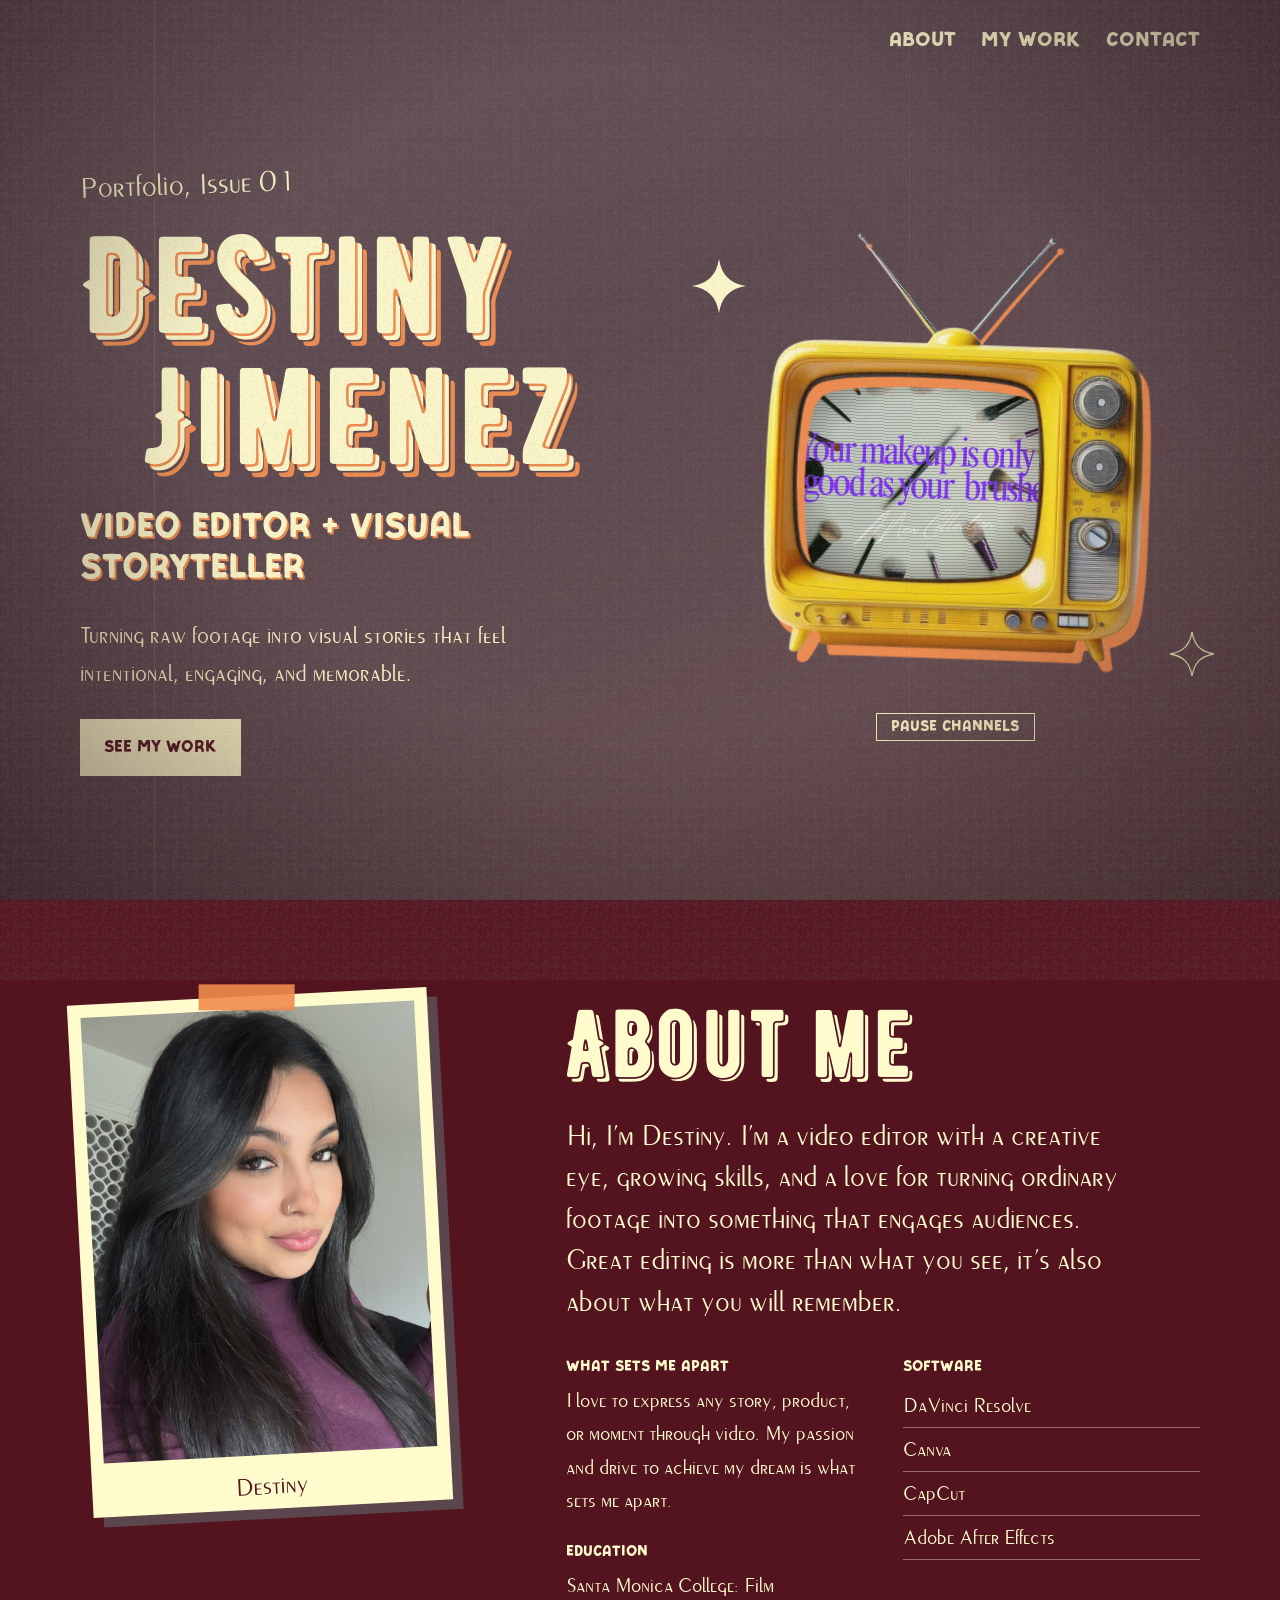
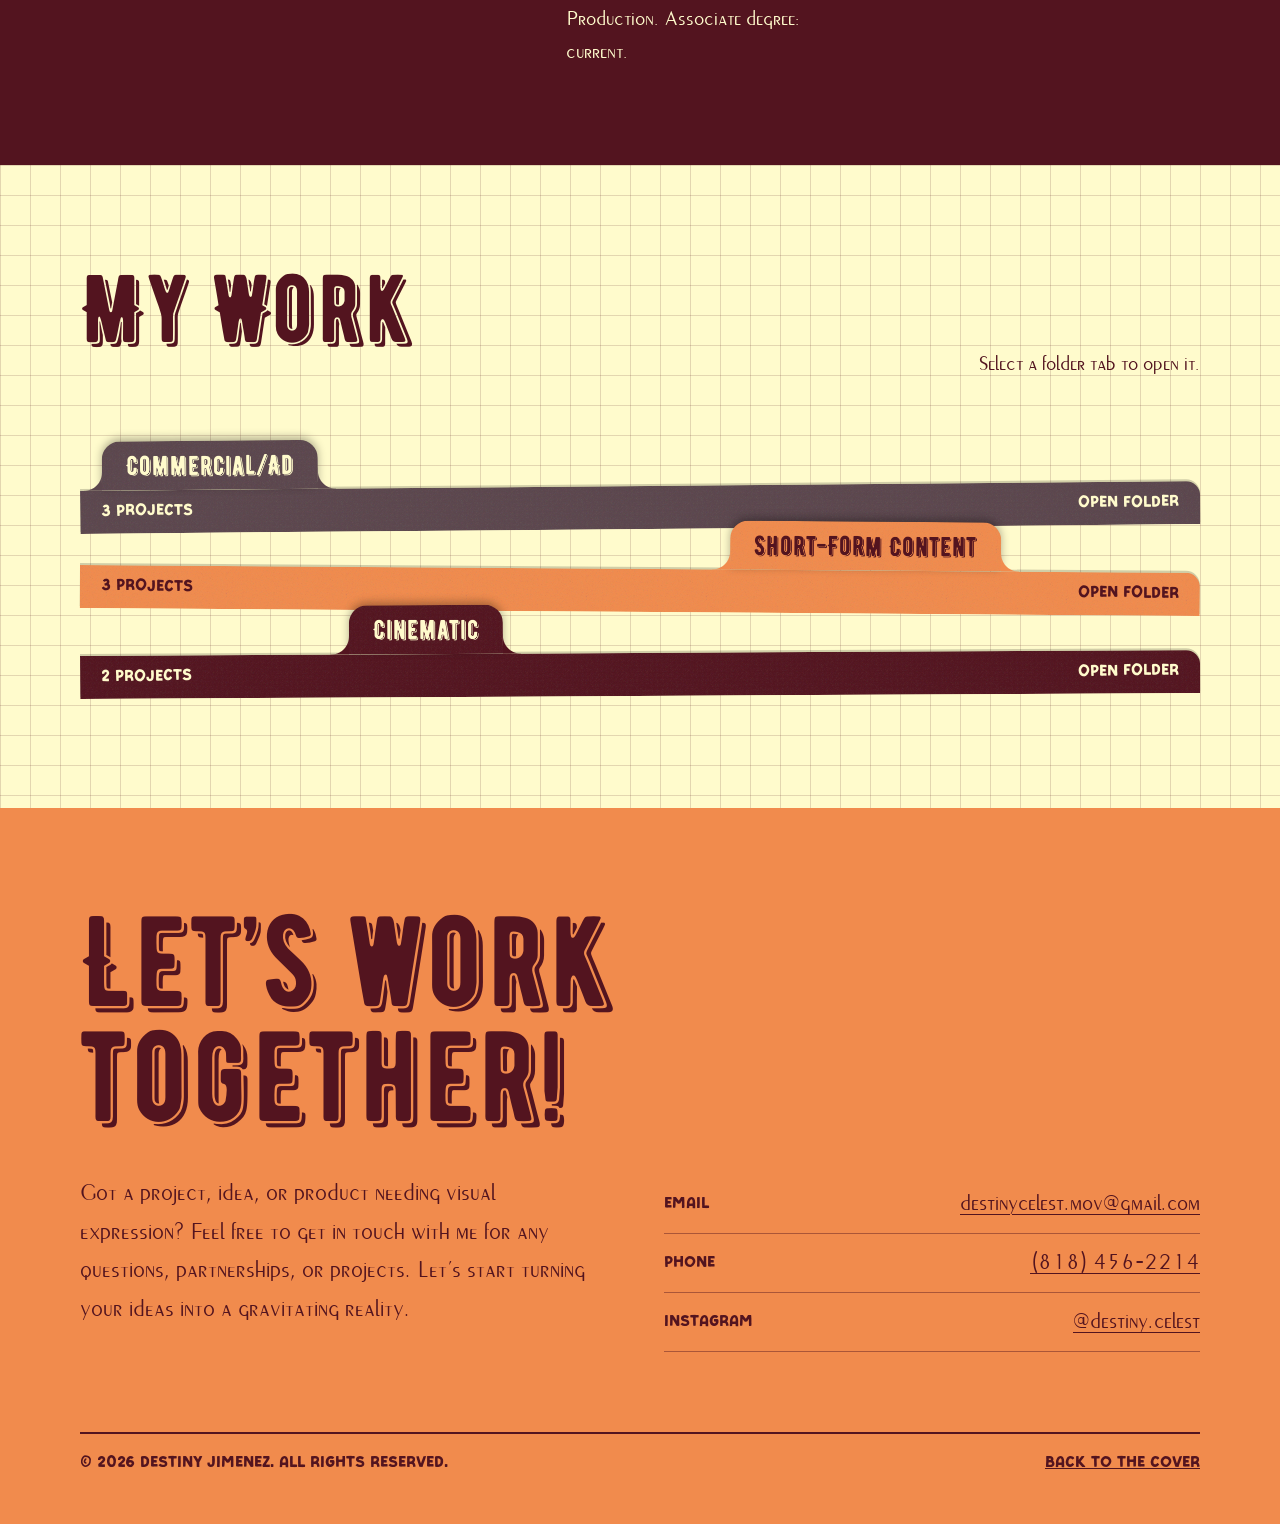
<file: index.html>
<!DOCTYPE html>
<html lang="en">
<head>
<meta charset="utf-8">
<meta name="viewport" content="width=device-width, initial-scale=1, viewport-fit=cover">
<title>Destiny Jimenez | Video Editor + Visual Storyteller</title>
<meta name="description" content="Portfolio of Destiny Jimenez, a video editor and visual storyteller. Commercial ads, short-form content and cinematic edits.">
<meta name="theme-color" content="#5B464D">
<link rel="icon" href="favicon.svg" type="image/svg+xml">
<link rel="apple-touch-icon" href="apple-touch-icon.png">
<meta property="og:type" content="website">
<meta property="og:title" content="Destiny Jimenez | Video Editor + Visual Storyteller">
<meta property="og:description" content="Commercial ads, short-form content and cinematic edits by Destiny Jimenez.">
<meta property="og:image" content="assets/img/og-image.jpg">
<meta name="twitter:card" content="summary_large_image">
<link rel="preload" href="assets/fonts/bernier-shade.woff" as="font" type="font/woff" crossorigin>
<link rel="preload" href="assets/fonts/peignot.woff" as="font" type="font/woff" crossorigin>
<link rel="stylesheet" href="css/styles.css">
</head>
<body>
<header class="cover" id="top">
 <div class="wrap" style="display:flex;flex-direction:column;flex:1">
  <nav class="nav" aria-label="Main"><a href="#about">About</a><a href="#work">My Work</a><a href="#contact">Contact</a></nav>
  <div class="coverGrid">
   <div>
    <p class="issue" id="issue"></p>
    <h1 id="name" aria-label="Destiny Jimenez"></h1>
    <h2 class="coverTitle" id="coverTitle"></h2>
    <p class="lede" id="tagline"></p>
    <a class="btn" href="#work">See my work</a>
   </div>
   <div class="tvWrap"><svg class="star s1" viewBox="0 0 40 40"><path d="M20 0C22 12 28 18 40 20 28 22 22 28 20 40 18 28 12 22 0 20 12 18 18 12 20 0Z"/></svg><div class="tv" id="tv" aria-hidden="true"><div class="tvScreenMask"><div class="tvScreen" id="tvScreen"><video class="ch on" id="chA" muted playsinline preload="auto"></video><video class="ch" id="chB" muted playsinline preload="auto"></video><canvas class="noise" id="noise" width="128" height="96"></canvas><div class="crt"></div><div class="osd" id="osd"></div></div></div><img class="tvImg" alt="" src="assets/img/tv.webp" width="640" height="640"></div><svg class="star s2" viewBox="0 0 40 40"><path d="M20 0C22 12 28 18 40 20 28 22 22 28 20 40 18 28 12 22 0 20 12 18 18 12 20 0Z"/></svg><button class="tvPause" id="tvPause" type="button" aria-pressed="false">Pause channels</button></div>
  </div>
 </div>
</header>

<main>
<section class="about" id="about" aria-labelledby="aboutH">
 <div class="wrap aboutGrid">
  <figure class="photo" id="photo"></figure>
  <div>
   <h2 id="aboutH">About me</h2>
   <p class="intro" id="aboutIntro"></p>
   <div class="cols" id="aboutCols"></div>
  </div>
 </div>
</section>

<section class="work on-cream" id="work" aria-labelledby="workH">
 <div class="wrap">
  <div class="workHead">
   <h2 id="workH">My Work</h2>
   <p id="workNote"></p>
  </div>
  <div class="cabinet" id="cabinet"></div>
 </div>
</section>

<section class="contact" id="contact" aria-labelledby="contactH">
 <div class="wrap">
  <h2 id="contactH">Let’s work together!</h2>
  <div class="contactGrid">
   <p class="lede" id="invite"></p>
   <ul class="clist" id="clist"></ul>
  </div>
  <footer>
   <span id="copy"></span>
   <a href="#top">Back to the cover</a>
  </footer>
 </div>
</section>
</main>

<noscript>
  <p style="position:relative;z-index:60;background:#FFFBCC;color:#53141F;padding:1rem;margin:0;font-family:sans-serif">
    This portfolio needs JavaScript to show my work. Please contact me at
    <a href="mailto:destinycelest.mov@gmail.com">destinycelest.mov@gmail.com</a>.
  </p>
</noscript>

<script src="js/data.js"></script>
<script src="js/main.js"></script>
</body>
</html>
</file>
<file: css/styles.css>
/* Destiny Jimenez portfolio: all styles. Colors are in :root below. */
/* FONT FILES: "Peignot" (Peignot.ttf, uploaded by you) is embedded below as base64 because this page is a single file.
   To replace it, send me a new file, or swap the base64 text after "base64," in the /* ==========================================================================
   FONTS  (files live in /assets/fonts. To swap a font, replace the files and keep the names,
   or change the url(...) paths below.)
   Peignot             -> body text, intro, descriptions, captions
   Bernier Shade       -> your name, headings, folder tabs, project titles
   Vintage Postman Sans -> navigation, buttons, small labels
   ========================================================================== */
@font-face{font-family:"Peignot";src:url("../assets/fonts/peignot.woff") format("woff"),url("../assets/fonts/peignot.ttf") format("truetype");font-display:swap}
@font-face{font-family:"Bernier Shade";src:url("../assets/fonts/bernier-shade.woff") format("woff"),url("../assets/fonts/bernier-shade.otf") format("opentype");font-display:swap}
@font-face{font-family:"Vintage Postman Sans";src:url("../assets/fonts/vintage-postman-sans.woff") format("woff"),url("../assets/fonts/vintage-postman-sans.otf") format("opentype");font-display:swap}
:root{--olive:#5B464D;--burg:#F18B4D;--choc:#53141F;--cream:#FFFBCC;
--mon:"Bernier Shade",Impact,"Arial Narrow",sans-serif;
--edit:"Peignot","Helvetica Neue",Helvetica,Arial,sans-serif;--serif:"Peignot","Helvetica Neue",Helvetica,Arial,sans-serif;--sans:"Vintage Postman Sans","Helvetica Neue",Helvetica,Arial,sans-serif;
--grain:url("data:image/svg+xml,%3Csvg xmlns='http://www.w3.org/2000/svg' width='120' height='120'%3E%3Cfilter id='n'%3E%3CfeTurbulence baseFrequency='.8' numOctaves='2'/%3E%3C/filter%3E%3Crect width='120' height='120' filter='url(%23n)' opacity='.12'/%3E%3C/svg%3E");
box-sizing:border-box;padding-top:env(safe-area-inset-top,0px);padding-bottom:env(safe-area-inset-bottom,0px)}
*,*::before,*::after{box-sizing:inherit}
html{scroll-behavior:smooth;scroll-padding-top:1rem;height:auto}
body{font-synthesis:none;margin:0;background:var(--choc);color:var(--cream);font:400 1.3rem/1.6 var(--serif);overflow-x:hidden}
img{max-width:100%;display:block}
a{color:inherit}
:focus-visible{outline:3px solid var(--cream);outline-offset:3px}
.on-cream :focus-visible,.contact :focus-visible{outline-color:var(--choc)}
body::before{content:"";position:fixed;inset:0;pointer-events:none;z-index:49;background:radial-gradient(ellipse at 50% 45%,transparent 48%,rgba(26,5,10,.55) 100%),linear-gradient(90deg,transparent 12%,rgba(255,244,214,.1) 12%,rgba(255,244,214,.1) 12.1%,transparent 12.1%),linear-gradient(90deg,transparent 71%,rgba(255,244,214,.07) 71%,rgba(255,244,214,.07) 71.08%,transparent 71.08%),linear-gradient(160deg,rgba(255,251,204,.08),transparent 40%,rgba(241,139,77,.09));animation:flick 1.8s steps(1) infinite}
@keyframes flick{0%{opacity:1}20%{opacity:.86}40%{opacity:1}58%{opacity:.92}78%{opacity:1}}
body::after{content:"";position:fixed;inset:-80px;pointer-events:none;z-index:50;background:url("data:image/svg+xml,%3Csvg xmlns='http://www.w3.org/2000/svg' width='160' height='160'%3E%3Cfilter id='g'%3E%3CfeTurbulence baseFrequency='.9' numOctaves='3' stitchTiles='stitch'/%3E%3CfeColorMatrix type='saturate' values='0'/%3E%3C/filter%3E%3Crect width='160' height='160' filter='url(%23g)' opacity='.24'/%3E%3C/svg%3E");animation:grain .6s steps(1) infinite}
@keyframes grain{0%{background-position:0 0}25%{background-position:-50px 30px}50%{background-position:30px -60px}75%{background-position:-30px -20px}}
.wrap{width:min(1120px,100% - 2.5rem);margin-inline:auto}
.ph{border-bottom:1.5px dashed currentColor}

/* ==================== COVER ==================== */
.cover{background:var(--olive);min-height:100svh;display:flex;flex-direction:column;padding:1.2rem 0 3rem;position:relative;overflow:hidden}
.nav{display:flex;gap:1.6rem;justify-content:flex-end;font-family:var(--sans);font-weight:500}
.nav a{text-decoration:none;padding:.3rem 0;background:linear-gradient(var(--cream),var(--cream)) 0 100%/0 2px no-repeat;transition:background-size .25s}
.nav a:hover,.nav a:focus-visible{background-size:100% 2px}
.coverGrid{flex:1;display:grid;grid-template-columns:1.1fr .9fr;gap:2rem;align-items:center;margin-top:2rem}
.issue{font-family:var(--edit);font-weight:400;font-size:1.9rem;line-height:1;margin:0 0 1.2rem;display:inline-block;transform:rotate(-2deg)}
h1{margin:0;font:400 clamp(3.4rem,12.5vw,8.6rem)/.95 var(--mon);letter-spacing:.01em;color:var(--cream);text-shadow:.04em .04em 0 var(--burg);display:flex;flex-direction:column;align-items:flex-start}
.nameLine{display:block;padding-right:.1em;animation:rise .9s calc(var(--i) * .14s) cubic-bezier(.2,.8,.2,1) both}
.nameLine+.nameLine{margin-left:.45em}
@keyframes rise{from{opacity:0;transform:translateY(.35em)}}
.coverTitle{font-family:var(--sans);font-weight:400;text-transform:uppercase;line-height:1.15;text-shadow:.07em .07em 0 var(--burg);font-size:clamp(1.3rem,3.2vw,2.2rem);margin:1.6rem 0 0;max-width:22ch}
.lede{font-family:var(--edit);max-width:32rem;font-size:1.5rem;margin:1.8rem 0 1.6rem}
.btn{display:inline-block;font-family:var(--sans);font-weight:700;font-size:.9rem;background:var(--cream);color:var(--choc);padding:.8rem 1.4rem;text-decoration:none;border:2px solid var(--cream);transition:background .2s,color .2s}
.btn:hover{background:var(--burg);color:var(--choc)}
.tvWrap{position:relative;justify-self:center;width:min(580px,100%);padding:.5rem 0 0}
.tv{position:relative;aspect-ratio:1;width:100%;transform:rotate(2deg)}
.tvScreenMask{position:absolute;inset:0;-webkit-mask:url([data-uri]) center/100% 100% no-repeat;mask:url([data-uri]) center/100% 100% no-repeat;background:#050404}
.tvScreen{position:absolute;left:17.663%;top:33.56%;width:50.0%;height:41.576%;overflow:hidden;background:#050404}
.tvScreen .ch{position:absolute;inset:0;width:100%;height:100%;object-fit:cover;opacity:0;filter:saturate(1.1) contrast(1.05)}
.tvScreen .ch.on{opacity:1}
.noise{position:absolute;inset:0;width:100%;height:100%;image-rendering:pixelated;opacity:0;pointer-events:none}
.noise.on{opacity:1}
.crt{position:absolute;inset:0;pointer-events:none;background:repeating-linear-gradient(0deg,rgba(0,0,0,.2) 0 1px,transparent 1px 3px),radial-gradient(ellipse at center,transparent 55%,rgba(0,0,0,.5) 100%),linear-gradient(135deg,rgba(255,255,255,.1),transparent 35%)}
.osd{position:absolute;right:7%;top:8%;font-family:var(--sans);font-size:clamp(.9rem,2.4vw,1.4rem);color:var(--cream);text-shadow:2px 2px 0 var(--choc);letter-spacing:.06em;opacity:0;transition:opacity .15s}
.osd.on{opacity:1}
.tvImg{position:absolute;inset:0;width:100%;height:100%;display:block;filter:drop-shadow(8px 10px 0 var(--burg));pointer-events:none}
.tvPause{display:block;margin:.6rem auto 0;font-family:var(--sans);font-size:.95rem;color:var(--cream);background:none;border:1.5px solid var(--cream);padding:.35rem .9rem;cursor:pointer}
.tvPause:hover{background:var(--cream);color:var(--choc)}
.star{position:absolute;width:54px;fill:var(--cream)}
.s1{left:-18px;top:10%}.s2{right:-14px;bottom:12%;width:44px;fill:none;stroke:var(--cream);stroke-width:1.2}

/* ==================== ABOUT ==================== */
.about{background:var(--choc);color:var(--cream);padding:6rem 0}
.aboutGrid{display:grid;grid-template-columns:.8fr 1.2fr;gap:4rem;align-items:start}
.photo{position:relative;transform:rotate(-3deg);background:var(--cream);color:var(--choc);padding:.8rem .8rem 3.4rem;box-shadow:10px 10px 0 var(--olive);max-width:360px;margin:0}
.photo::before{content:"";position:absolute;width:96px;height:26px;background:var(--burg);opacity:.9;top:-12px;left:50%;transform:translateX(-50%) rotate(3deg)}
.photo .img{aspect-ratio:3/4;background:var(--olive);color:var(--cream);display:grid;place-items:center;text-align:center;padding:1rem;font-family:var(--sans)}
.photo img{aspect-ratio:3/4;object-fit:cover;width:100%}
.photo figcaption{position:absolute;bottom:.6rem;left:0;right:0;text-align:center;font-family:var(--edit);font-size:1.6rem;line-height:1}
h2{font:400 clamp(2.8rem,7.5vw,6rem)/1 var(--mon);overflow-wrap:break-word;margin:0 0 1.5rem;color:var(--cream)}
.cols{columns:2 16rem;column-gap:2.5rem}
.cols h3{font-family:var(--sans);font-weight:700;font-size:.95rem;margin:0 0 .3rem}
.cols section{break-inside:avoid;margin-bottom:1.4rem}
.cols p{margin:0}
.skills{list-style:none;margin:0;padding:0}
.skills li{border-bottom:1px solid rgba(255,251,204,.4);padding:.3rem 0;font-style:italic}
.intro{font-family:var(--edit);font-weight:400;font-size:1.85rem;line-height:1.4;margin:0 0 2rem;max-width:36rem}

/* ==================== MY WORK (folders) ==================== */
.work{padding:6rem 0 7rem;color:var(--choc);background-color:var(--cream);background-image:linear-gradient(rgba(83,20,31,.16) 1px,transparent 1px),linear-gradient(90deg,rgba(83,20,31,.16) 1px,transparent 1px);background-size:30px 30px}
.work h2{color:var(--choc)}
.workHead{display:flex;flex-wrap:wrap;gap:1rem 3rem;align-items:end;justify-content:space-between;margin-bottom:3rem}
.workHead p{max-width:26rem;margin:0}
.cabinet{display:flex;flex-direction:column;padding-top:.5rem}
.folder{position:relative;margin-top:-8px;transform:rotate(var(--rot));transition:transform .45s cubic-bezier(.3,.7,.2,1);color:var(--t)}
.folder:first-child{margin-top:0}
.folder[data-open="true"]{transform:none;z-index:2}
.fbtn{display:block;width:100%;background:none;border:0;padding:0;margin:0;text-align:left;color:inherit;font:inherit;cursor:pointer}
.tabname{font-weight:400;display:inline-block;margin-left:max(18px,var(--off));padding:.55rem 1.5rem .45rem;background:var(--c) var(--grain);border-radius:18px 18px 0 0;font:400 clamp(1.15rem,3.2vw,1.7rem)/1.2 var(--mon);box-shadow:0 -3px 8px rgba(0,0,0,.3);position:relative;transition:transform .25s}
.tabname::before,.tabname::after{content:"";position:absolute;bottom:0;width:18px;height:18px}
.tabname::before{right:100%;background:radial-gradient(circle at 0 0,transparent 17.5px,var(--c) 18.5px)}
.tabname::after{left:100%;background:radial-gradient(circle at 100% 0,transparent 17.5px,var(--c) 18.5px)}
.fbtn:hover .tabname,.fbtn:hover .lip{filter:brightness(1.18)}
.lip{display:flex;justify-content:space-between;gap:1rem;padding:.55rem 1.3rem;background:var(--c) var(--grain);border-radius:0 14px 0 0;box-shadow:0 -2px 0 rgba(0,0,0,.18);font-family:var(--sans);font-weight:500;font-size:.85rem}
.folder[data-open="true"] .lip{box-shadow:inset 0 -3px 0 var(--cream)}
.fbtn:focus-visible{outline:none}
.fbtn:focus-visible .tabname,.fbtn:focus-visible .lip{outline:3px solid var(--choc);outline-offset:2px}
.panel{display:grid;grid-template-rows:0fr;transition:grid-template-rows .55s cubic-bezier(.3,.7,.2,1);background:var(--c) var(--grain)}
.folder[data-open="true"] .panel{grid-template-rows:1fr}
.pin{overflow:hidden;min-height:0}
.sheet{margin:0 1rem 1rem;padding:1.6rem;background:var(--cream);color:var(--choc);border:1px solid rgba(83,20,31,.3);box-shadow:0 2px 0 rgba(0,0,0,.2)}
.fdesc{font-family:var(--edit);margin:0 0 1.4rem;max-width:40rem}
.ffoot{margin:1.6rem 0 0;padding-top:1rem;border-top:1px solid rgba(83,20,31,.35)}
.projects{display:grid;grid-template-columns:repeat(auto-fill,minmax(240px,1fr));gap:1.6rem}
.proj .thumb{display:block;aspect-ratio:4/3;background:var(--olive);color:var(--cream);overflow:hidden;margin-bottom:.8rem;text-decoration:none}
.proj .thumb.video{aspect-ratio:16/10;background:var(--choc)}
.proj .thumb iframe,.proj .thumb video{width:100%;height:100%;border:0;display:block;object-fit:cover}
.proj .thumb img{width:100%;height:100%;object-fit:cover;transition:transform .5s}
a.thumb:hover img{transform:scale(1.04)}
.noimg{width:100%;height:100%;display:grid;place-items:center;text-align:center;padding:1rem;font-family:var(--sans);font-size:.85rem;background:repeating-linear-gradient(45deg,transparent 0 10px,rgba(255,251,204,.09) 10px 20px)}
.proj h4{font:400 1.7rem/1.1 var(--mon);color:var(--choc);margin:0 0 .2rem}
.meta{font-family:var(--sans);font-weight:500;font-size:.8rem;color:var(--olive);margin:0 0 .4rem}
.proj p{margin:0 0 .6rem;font-size:1.2rem;line-height:1.5}
.view{font-family:var(--sans);font-weight:700;font-size:.85rem;color:var(--choc);text-decoration:underline;text-underline-offset:3px}
.nolink{font-family:var(--sans);font-size:.8rem;opacity:.65}

/* ==================== CONTACT ==================== */
.contact{background:var(--burg);color:var(--choc);padding:6rem 0 3rem;position:relative;overflow:hidden}
.contact h2{color:var(--choc);font-size:clamp(3rem,10vw,8.5rem);line-height:.9;max-width:12ch}
.contactGrid{display:grid;grid-template-columns:1fr 1fr;gap:3rem;margin-top:2.5rem}
.contact .lede{margin:0}
.clist{list-style:none;margin:0;padding:0}
.clist li{display:flex;justify-content:space-between;gap:1rem;border-bottom:1px solid rgba(83,20,31,.45);padding:.7rem 0;font-size:1.4rem}
.clist span:first-child{font-family:var(--sans);font-weight:500;font-size:.85rem;align-self:center}
.clist a{text-decoration:underline;text-underline-offset:4px;text-decoration-thickness:1px}
.clist a:hover{text-decoration-thickness:3px}
footer{margin-top:5rem;display:flex;flex-wrap:wrap;gap:.8rem 2rem;justify-content:space-between;font-family:var(--sans);font-weight:500;font-size:.85rem;border-top:2px solid var(--choc);padding-top:1rem}

@media(max-width:820px){
 .coverGrid,.aboutGrid,.contactGrid{grid-template-columns:1fr}
  .nav{justify-content:flex-start;flex-wrap:wrap}
 .photo{margin-inline:auto}
 .sheet{padding:1.1rem;margin:0 .5rem .5rem}
 .tabname{margin-left:max(18px,calc(var(--off) / 3))}
}
@media(prefers-reduced-motion:reduce){
 html{scroll-behavior:auto}
 *,*::before,*::after{animation:none!important;transition:none!important}
}
/* size adjustments for the small label font */
.lip,.view,.clist span:first-child,footer{font-size:1rem}
.meta,.nolink{font-size:.95rem}
.btn{font-size:1.05rem}
</file>
